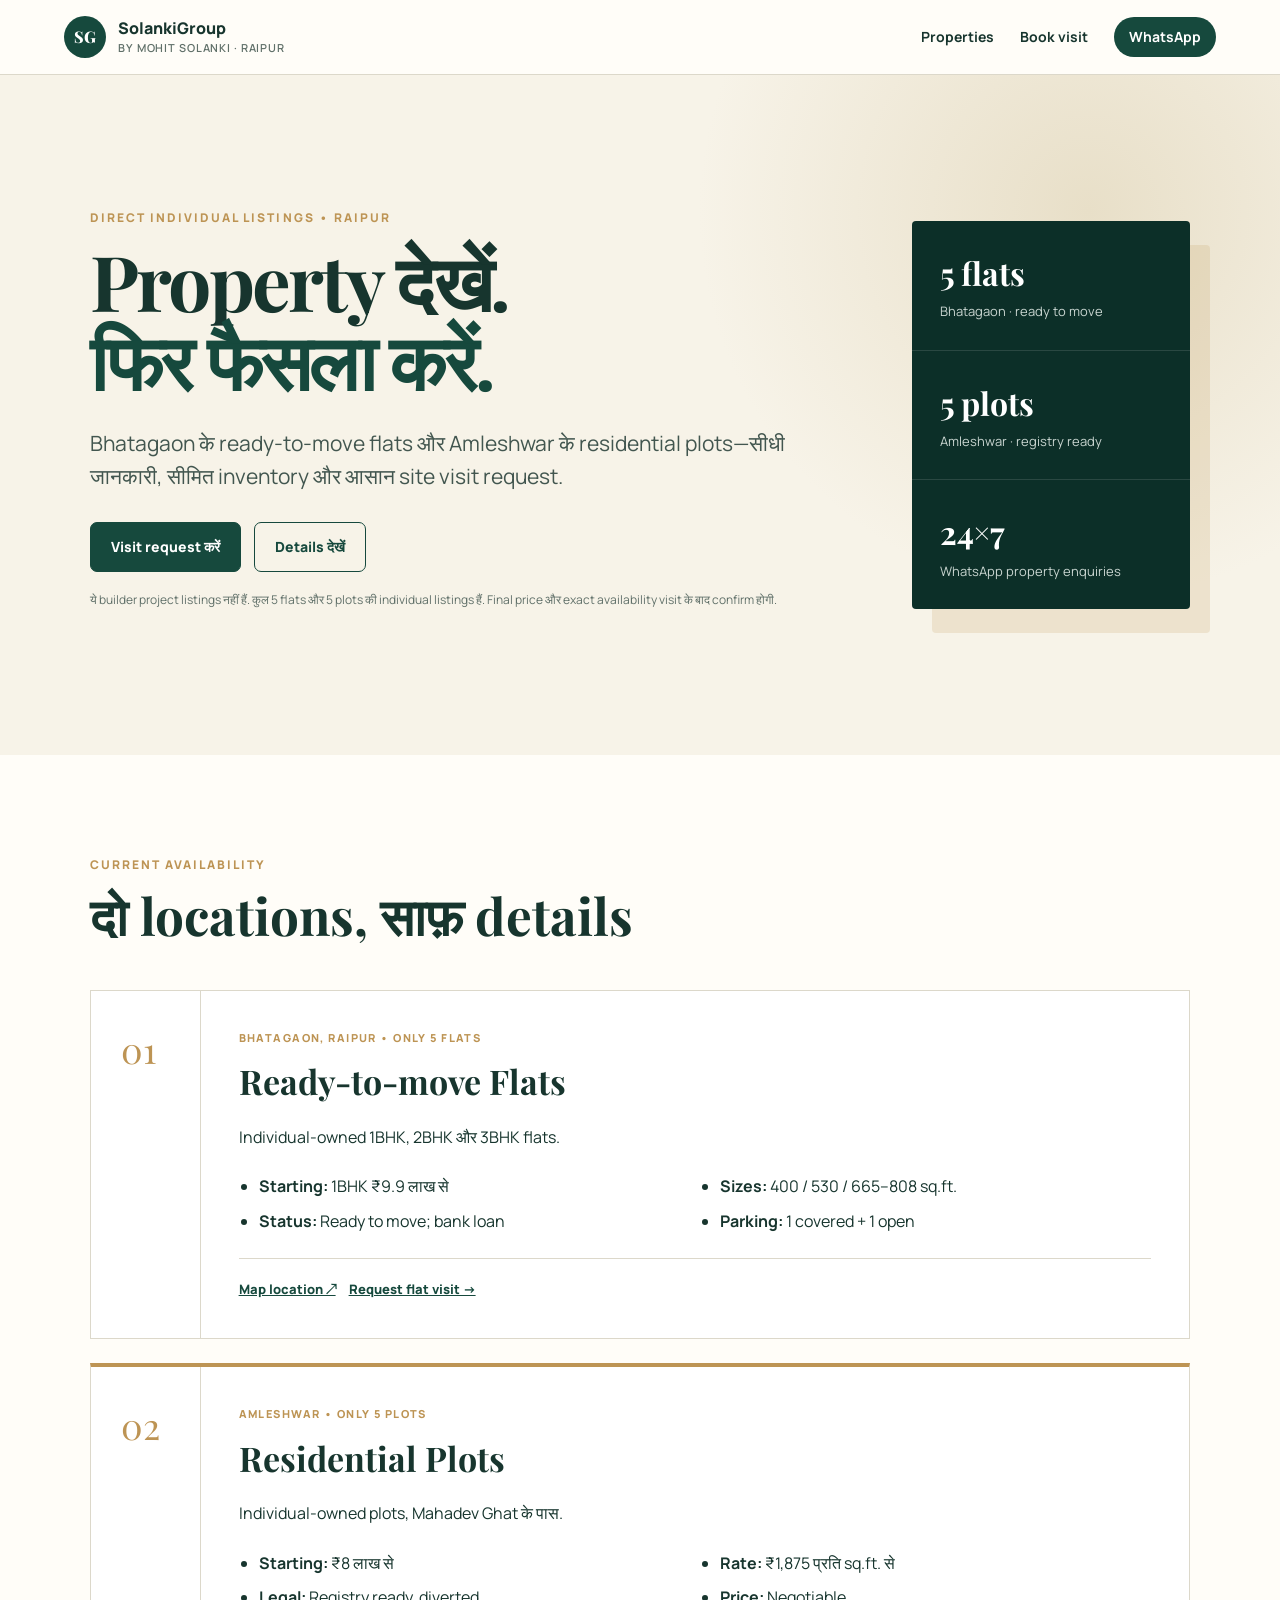
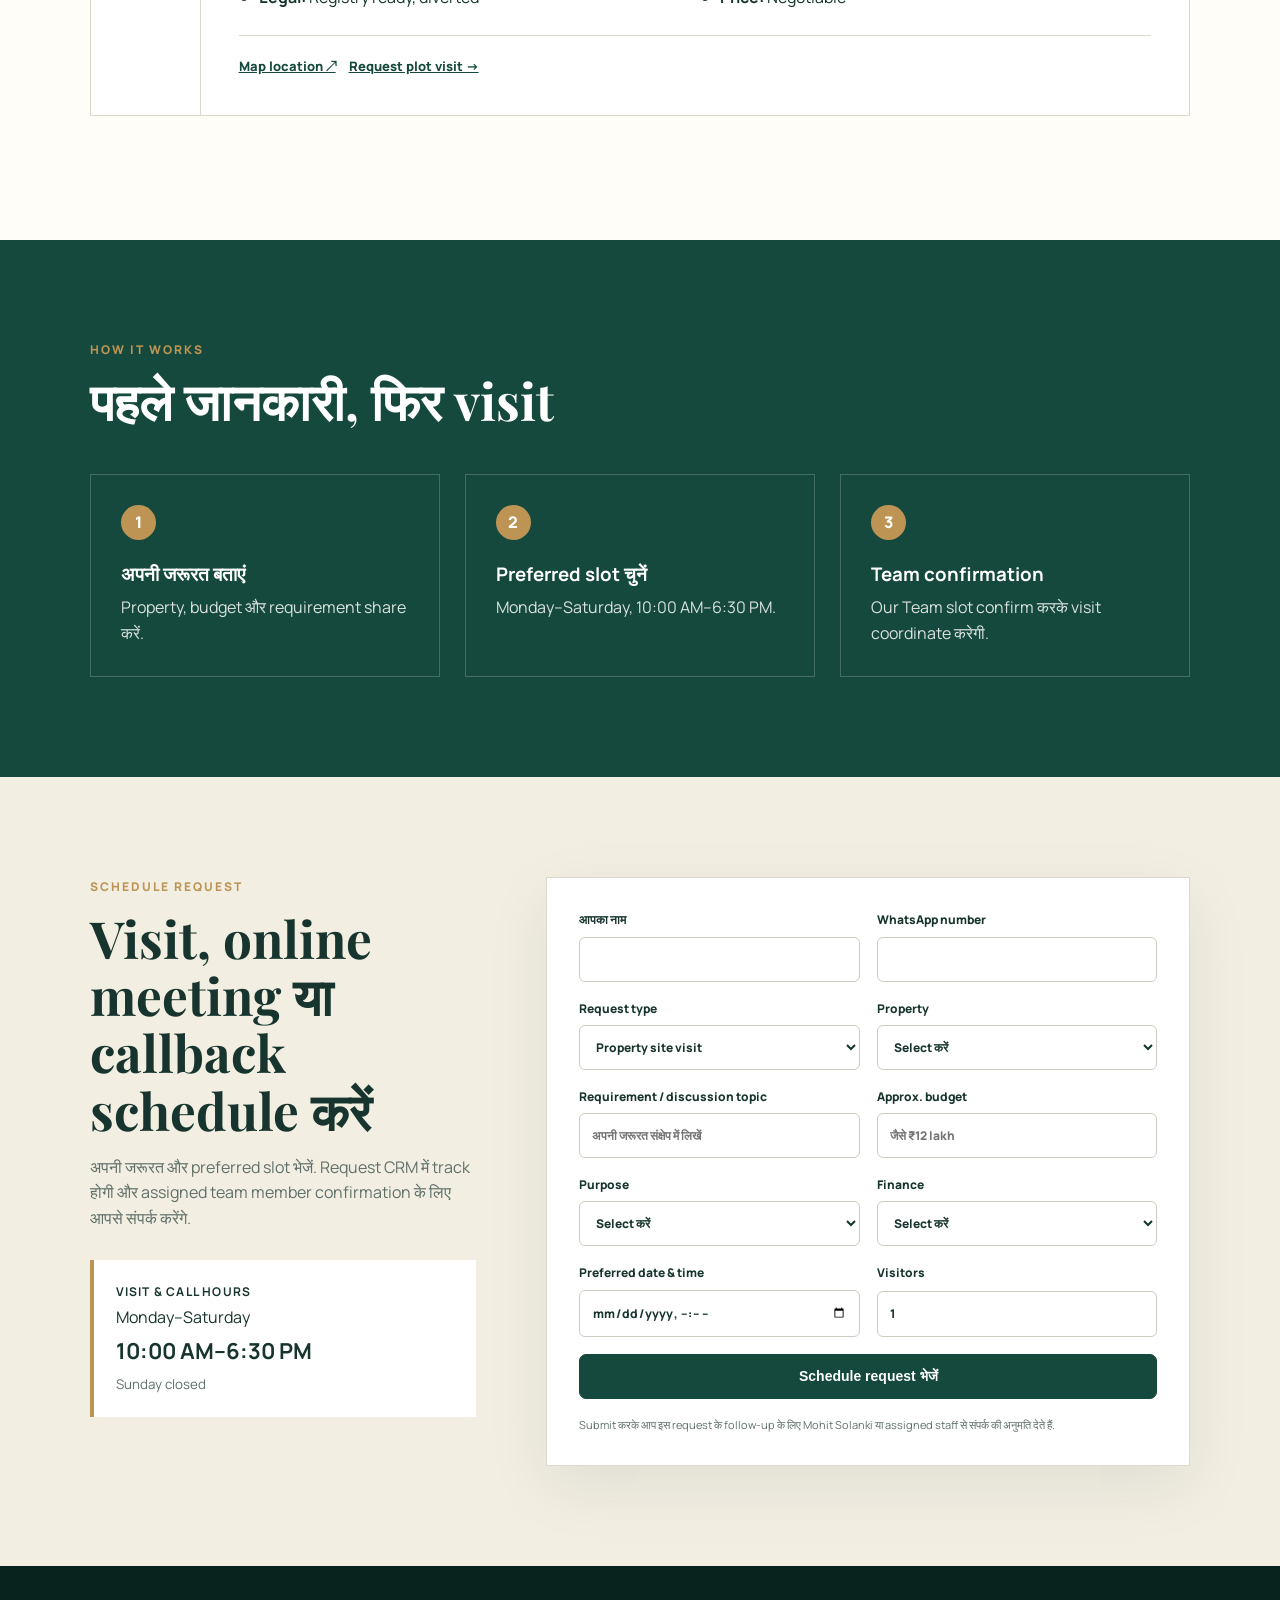
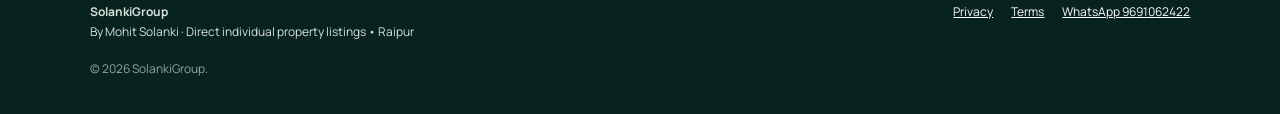
<file: index.html>
<!doctype html>
<html lang="hi">
  <head>
    <meta charset="utf-8" />
    <meta name="viewport" content="width=device-width, initial-scale=1" />
    <meta
      name="description"
      content="SolankiGroup by Mohit Solanki — Raipur property visits, online architecture meetings and scheduled callbacks."
    />
    <title>SolankiGroup | Property & Architecture</title>
    <link rel="preconnect" href="https://fonts.googleapis.com" />
    <link rel="preconnect" href="https://fonts.gstatic.com" crossorigin />
    <link
      href="https://fonts.googleapis.com/css2?family=Manrope:wght@400;500;600;700;800&family=Playfair+Display:wght@700&display=swap"
      rel="stylesheet"
    />
    <link rel="stylesheet" href="styles.css" />
    <style>
      .staff-confirm {
        display: inline-block;
        margin-top: 10px;
        padding: 8px 12px;
        border-radius: 5px;
        background: #176b45;
        color: #fff;
        font-weight: 800;
        text-decoration: none;
      }
    </style>
  </head>
  <body>
    <header class="topbar">
      <a class="brand" href="#home"
        ><span class="brand-mark">SG</span
        ><span>SolankiGroup<small>By Mohit Solanki · Raipur</small></span></a
      >
      <nav>
        <a href="#properties">Properties</a><a href="#visit">Book visit</a
        ><a
          class="nav-cta"
          href="https://wa.me/919691062422?text=Namaste%2C%20mujhe%20property%20details%20chahiye."
          target="_blank"
          rel="noopener"
          >WhatsApp</a
        >
      </nav>
    </header>
    <main>
      <section class="hero" id="home">
        <div class="hero-copy">
          <p class="eyebrow">DIRECT INDIVIDUAL LISTINGS • RAIPUR</p>
          <h1>Property देखें.<br /><em>फिर फैसला करें.</em></h1>
          <p class="lead">
            Bhatagaon के ready-to-move flats और Amleshwar के residential plots—सीधी जानकारी, सीमित
            inventory और आसान site visit request.
          </p>
          <div class="actions">
            <a class="btn primary" href="#visit">Visit request करें</a
            ><a class="btn secondary" href="#properties">Details देखें</a>
          </div>
          <p class="fineprint">
            ये builder project listings नहीं हैं. कुल 5 flats और 5 plots की individual listings हैं.
            Final price और exact availability visit के बाद confirm होगी.
          </p>
        </div>
        <div class="hero-card">
          <div><strong>5 flats</strong><span>Bhatagaon · ready to move</span></div>
          <div><strong>5 plots</strong><span>Amleshwar · registry ready</span></div>
          <div><strong>24×7</strong><span>WhatsApp property enquiries</span></div>
        </div>
      </section>
      <section class="properties" id="properties">
        <div class="section-head">
          <p class="eyebrow">CURRENT AVAILABILITY</p>
          <h2>दो locations, साफ़ details</h2>
        </div>
        <article class="property-card">
          <div class="property-index">01</div>
          <div class="property-content">
            <p class="location">BHATAGAON, RAIPUR • ONLY 5 FLATS</p>
            <h3>Ready-to-move Flats</h3>
            <p>Individual-owned 1BHK, 2BHK और 3BHK flats.</p>
            <ul>
              <li><b>Starting:</b> 1BHK ₹9.9 लाख से</li>
              <li><b>Sizes:</b> 400 / 530 / 665–808 sq.ft.</li>
              <li><b>Status:</b> Ready to move; bank loan</li>
              <li><b>Parking:</b> 1 covered + 1 open</li>
            </ul>
            <div class="card-actions">
              <a href="https://maps.app.goo.gl/QeDPmbqixXpA8thv7" target="_blank" rel="noopener"
                >Map location ↗</a
              ><a href="#visit" data-property="property-bhatagaon">Request flat visit →</a>
            </div>
          </div>
        </article>
        <article class="property-card accent">
          <div class="property-index">02</div>
          <div class="property-content">
            <p class="location">AMLESHWAR • ONLY 5 PLOTS</p>
            <h3>Residential Plots</h3>
            <p>Individual-owned plots, Mahadev Ghat के पास.</p>
            <ul>
              <li><b>Starting:</b> ₹8 लाख से</li>
              <li><b>Rate:</b> ₹1,875 प्रति sq.ft. से</li>
              <li><b>Legal:</b> Registry ready, diverted</li>
              <li><b>Price:</b> Negotiable</li>
            </ul>
            <div class="card-actions">
              <a href="https://maps.app.goo.gl/VsrnzoVqdcRHxfj5A" target="_blank" rel="noopener"
                >Map location ↗</a
              ><a href="#visit" data-property="property-amleshwar">Request plot visit →</a>
            </div>
          </div>
        </article>
      </section>
      <section class="process">
        <div class="section-head">
          <p class="eyebrow">HOW IT WORKS</p>
          <h2>पहले जानकारी, फिर visit</h2>
        </div>
        <div class="steps">
          <div>
            <span>1</span>
            <h3>अपनी जरूरत बताएं</h3>
            <p>Property, budget और requirement share करें.</p>
          </div>
          <div>
            <span>2</span>
            <h3>Preferred slot चुनें</h3>
            <p>Monday–Saturday, 10:00 AM–6:30 PM.</p>
          </div>
          <div>
            <span>3</span>
            <h3>Team confirmation</h3>
            <p>Our Team slot confirm करके visit coordinate करेगी.</p>
          </div>
        </div>
      </section>
      <section class="visit-section" id="visit">
        <div class="visit-intro">
          <p class="eyebrow">SCHEDULE REQUEST</p>
          <h2>Visit, online meeting या callback schedule करें</h2>
          <p>
            अपनी जरूरत और preferred slot भेजें. Request CRM में track होगी और assigned team member
            confirmation के लिए आपसे संपर्क करेंगे.
          </p>
          <div class="hours">
            <b>Visit & call hours</b><span>Monday–Saturday</span><strong>10:00 AM–6:30 PM</strong
            ><small>Sunday closed</small>
          </div>
        </div>
        <form id="visit-form" class="visit-form">
          <label>आपका नाम<input name="name" required minlength="2" autocomplete="name" /></label
          ><label
            >WhatsApp number<input
              name="phone"
              required
              inputmode="tel"
              autocomplete="tel"
              pattern="[0-9 +()-]{10,16}" /></label
          ><label
            >Request type<select name="requestType" required>
              <option value="site-visit">Property site visit</option>
              <option value="architecture-meeting">Online architecture meeting</option>
              <option value="callback">Scheduled callback</option>
            </select></label
          ><label
            id="property-field">Property<select name="propertyId" required>
              <option value="">Select करें</option>
              <option value="property-bhatagaon">Bhatagaon Flats</option>
              <option value="property-amleshwar">Amleshwar Plots</option>
            </select></label
          ><label>Requirement / discussion topic<input name="requirement" placeholder="अपनी जरूरत संक्षेप में लिखें" /></label
          ><label id="budget-field">Approx. budget<input name="budget" placeholder="जैसे ₹12 lakh" /></label
          ><label id="purpose-field"
            >Purpose<select name="purpose">
              <option value="">Select करें</option>
              <option>Self-use</option>
              <option>Investment</option>
            </select></label
          ><label id="finance-field"
            >Finance<select name="finance">
              <option value="">Select करें</option>
              <option>Loan चाहिए</option>
              <option>Self-funded</option>
              <option>अभी तय नहीं</option>
            </select></label
          ><label
            >Preferred date & time<input name="preferredAt" type="datetime-local" required /></label
          ><label id="visitors-field">Visitors<input name="visitors" type="number" min="1" max="10" value="1" /></label
          ><label class="trap" aria-hidden="true"
            >Website<input name="website" tabindex="-1" autocomplete="off" /></label
          ><button class="btn primary" type="submit">Schedule request भेजें</button>
          <p class="form-note">
            Submit करके आप इस request के follow-up के लिए Mohit Solanki या assigned staff से संपर्क
            की अनुमति देते हैं.
          </p>
          <div id="form-status" class="form-status" role="status" aria-live="polite"></div>
        </form>
      </section>
    </main>
    <footer>
      <div>
        <strong>SolankiGroup</strong><span>By Mohit Solanki · Direct individual property listings • Raipur</span>
      </div>
      <div class="footer-links">
        <a href="privacy.html">Privacy</a><a href="terms.html">Terms</a
        ><a href="https://wa.me/919691062422" target="_blank" rel="noopener">WhatsApp 9691062422</a>
      </div>
      <p>© 2026 SolankiGroup.</p>
    </footer>
    <script>
      const form = document.querySelector("#visit-form"),
        statusBox = document.querySelector("#form-status"),
        dateInput = form.elements.preferredAt;
      const now = new Date(Date.now() + 30 * 60 * 1000);
      now.setMinutes(Math.ceil(now.getMinutes() / 15) * 15, 0, 0);
      dateInput.min = new Date(now.getTime() - now.getTimezoneOffset() * 60000)
        .toISOString()
        .slice(0, 16);
      document.querySelectorAll("[data-property]").forEach((link) =>
        link.addEventListener("click", () => {
          form.elements.requestType.value = "site-visit";
          form.elements.propertyId.value = link.dataset.property;
          updateRequestFields();
        }),
      );
      function updateRequestFields() {
        const isVisit = form.elements.requestType.value === "site-visit";
        ["property-field", "budget-field", "purpose-field", "finance-field", "visitors-field"].forEach(
          (id) => {
            document.querySelector(`#${id}`).hidden = !isVisit;
          },
        );
        form.elements.propertyId.required = isVisit;
        if (!isVisit) form.elements.propertyId.value = "";
      }
      form.elements.requestType.addEventListener("change", updateRequestFields);
      updateRequestFields();
      form.addEventListener("submit", async (event) => {
        event.preventDefault();
        const button = form.querySelector("button");
        button.disabled = true;
        button.textContent = "Request save हो रही है…";
        statusBox.className = "form-status";
        statusBox.textContent = "";
        try {
          const payload = Object.fromEntries(new FormData(form));
          payload.preferredAt = new Date(payload.preferredAt).toISOString();
          const response = await fetch(
            "https://mohit-property-crm-raipur.mohitsolanki.chatgpt.site/api/public/visit-request",
            {
              method: "POST",
              headers: { "content-type": "application/json" },
              body: JSON.stringify(payload),
            },
          );
          const data = await response.json();
          if (!response.ok) throw new Error(data.error || "Request save नहीं हुई.");
          statusBox.className = "form-status success";
          statusBox.replaceChildren();
          const heading = document.createElement('strong');
          heading.textContent = 'Schedule request received and tracking started.';
          statusBox.append(heading, document.createElement('br'), `Request ID: ${data.requestId}. Our Team आपके दिए गए number पर slot confirm करेगी.`);
          form.reset();
          updateRequestFields();
        } catch (error) {
          statusBox.className = "form-status error";
          statusBox.textContent =
            error.message + " जरूरत हो तो WhatsApp 9691062422 पर message करें.";
        } finally {
          button.disabled = false;
          button.textContent = "Schedule request भेजें";
        }
      });
    </script>
  </body>
</html>
</file>
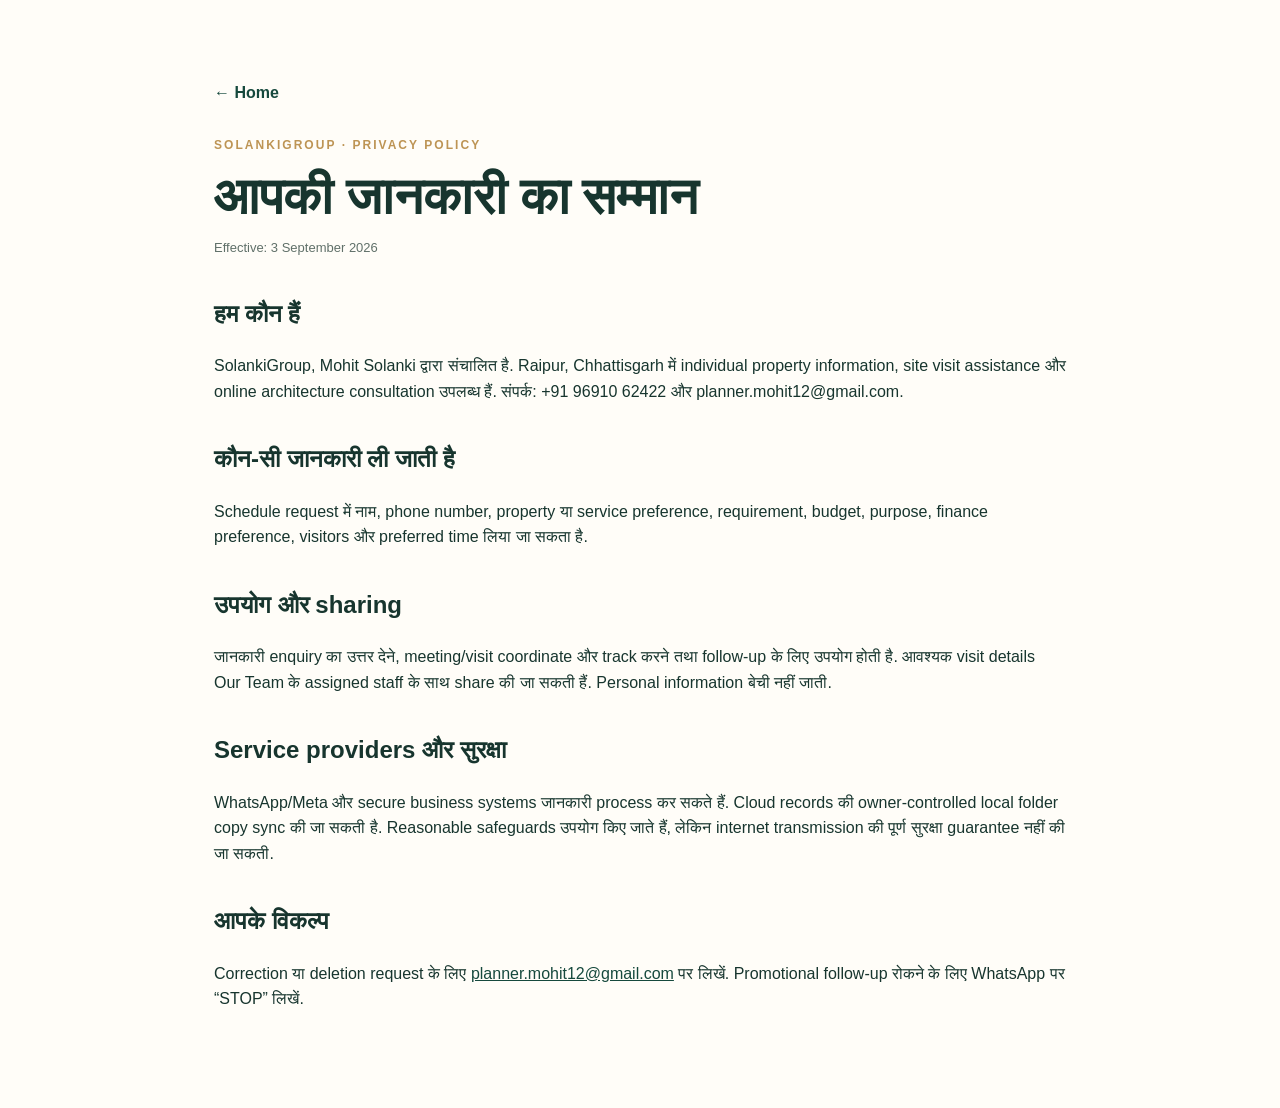
<file: privacy.html>
<!doctype html>
<html lang="hi">
<head><meta charset="utf-8"><meta name="viewport" content="width=device-width,initial-scale=1"><title>Privacy | SolankiGroup</title><link rel="stylesheet" href="styles.css"></head>
<body><main class="legal"><a class="back" href="index.html">← Home</a><p class="eyebrow">SOLANKIGROUP · PRIVACY POLICY</p><h1>आपकी जानकारी का सम्मान</h1><p class="updated">Effective: 3 September 2026</p><h2>हम कौन हैं</h2><p>SolankiGroup, Mohit Solanki द्वारा संचालित है. Raipur, Chhattisgarh में individual property information, site visit assistance और online architecture consultation उपलब्ध हैं. संपर्क: +91 96910 62422 और planner.mohit12@gmail.com.</p><h2>कौन-सी जानकारी ली जाती है</h2><p>Schedule request में नाम, phone number, property या service preference, requirement, budget, purpose, finance preference, visitors और preferred time लिया जा सकता है.</p><h2>उपयोग और sharing</h2><p>जानकारी enquiry का उत्तर देने, meeting/visit coordinate और track करने तथा follow-up के लिए उपयोग होती है. आवश्यक visit details Our Team के assigned staff के साथ share की जा सकती हैं. Personal information बेची नहीं जाती.</p><h2>Service providers और सुरक्षा</h2><p>WhatsApp/Meta और secure business systems जानकारी process कर सकते हैं. Cloud records की owner-controlled local folder copy sync की जा सकती है. Reasonable safeguards उपयोग किए जाते हैं, लेकिन internet transmission की पूर्ण सुरक्षा guarantee नहीं की जा सकती.</p><h2>आपके विकल्प</h2><p>Correction या deletion request के लिए <a href="mailto:planner.mohit12@gmail.com">planner.mohit12@gmail.com</a> पर लिखें. Promotional follow-up रोकने के लिए WhatsApp पर “STOP” लिखें.</p></main></body>
</html>
</file>
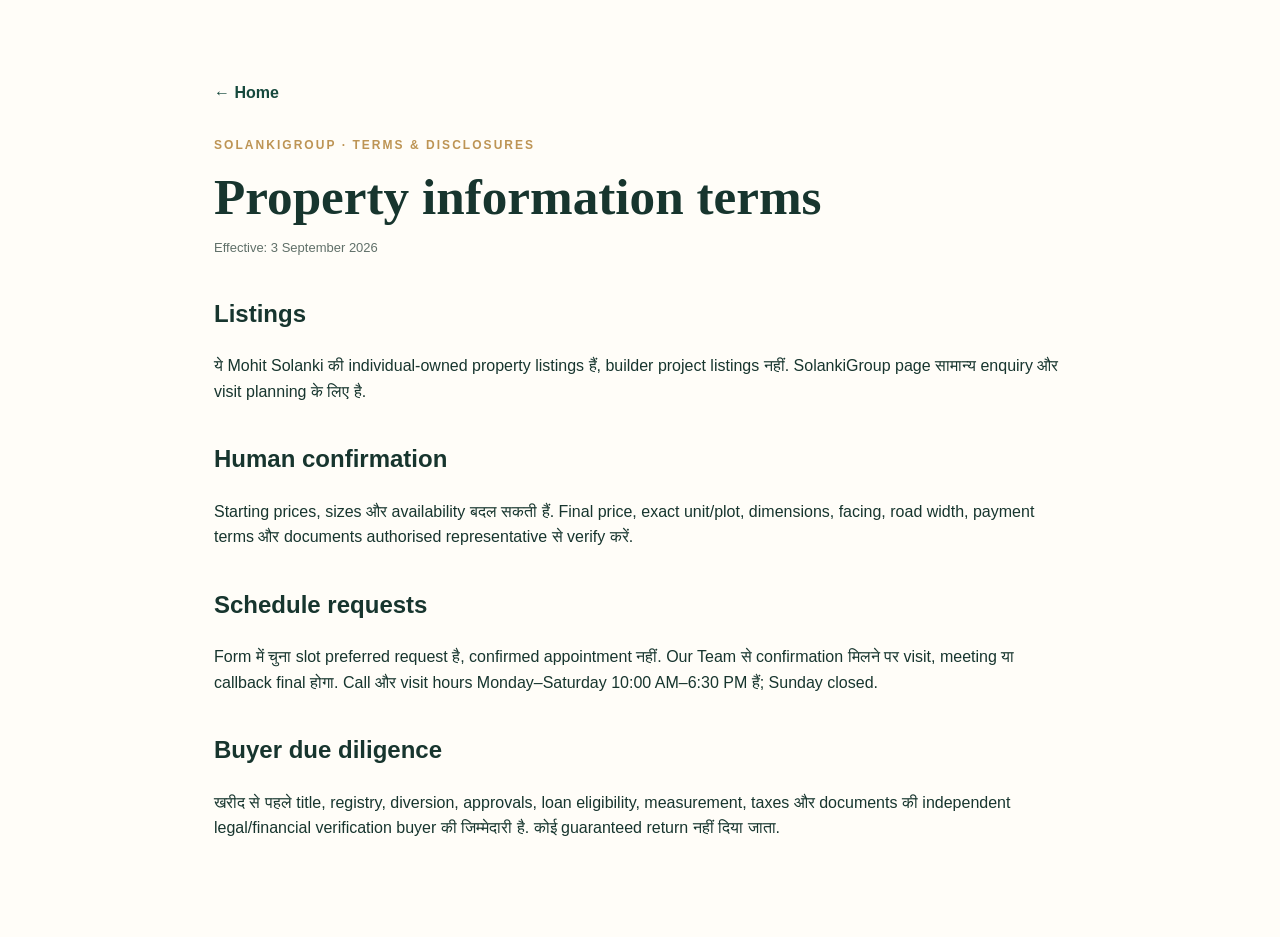
<file: terms.html>
<!doctype html>
<html lang="hi">
<head><meta charset="utf-8"><meta name="viewport" content="width=device-width,initial-scale=1"><title>Terms | SolankiGroup</title><link rel="stylesheet" href="styles.css"></head>
<body><main class="legal"><a class="back" href="index.html">← Home</a><p class="eyebrow">SOLANKIGROUP · TERMS & DISCLOSURES</p><h1>Property information terms</h1><p class="updated">Effective: 3 September 2026</p><h2>Listings</h2><p>ये Mohit Solanki की individual-owned property listings हैं, builder project listings नहीं. SolankiGroup page सामान्य enquiry और visit planning के लिए है.</p><h2>Human confirmation</h2><p>Starting prices, sizes और availability बदल सकती हैं. Final price, exact unit/plot, dimensions, facing, road width, payment terms और documents authorised representative से verify करें.</p><h2>Schedule requests</h2><p>Form में चुना slot preferred request है, confirmed appointment नहीं. Our Team से confirmation मिलने पर visit, meeting या callback final होगा. Call और visit hours Monday–Saturday 10:00 AM–6:30 PM हैं; Sunday closed.</p><h2>Buyer due diligence</h2><p>खरीद से पहले title, registry, diversion, approvals, loan eligibility, measurement, taxes और documents की independent legal/financial verification buyer की जिम्मेदारी है. कोई guaranteed return नहीं दिया जाता.</p></main></body>
</html>
</file>
<file: styles.css>
:root{--ink:#17352e;--forest:#16493d;--deep:#0c2f28;--cream:#f7f3e8;--paper:#fffdf8;--gold:#bd9454;--muted:#607069;--line:#dcd8ca}
*{box-sizing:border-box}html{scroll-behavior:smooth}body{margin:0;background:var(--paper);color:var(--ink);font-family:Manrope,Arial,sans-serif;line-height:1.6}
.topbar{position:sticky;top:0;z-index:10;display:flex;align-items:center;justify-content:space-between;padding:16px clamp(20px,5vw,72px);background:rgba(255,253,248,.94);border-bottom:1px solid var(--line);backdrop-filter:blur(12px)}
.brand{display:flex;align-items:center;gap:12px;color:var(--ink);text-decoration:none;font-weight:800;line-height:1.15}.brand small{display:block;margin-top:4px;color:var(--muted);font-size:11px;font-weight:600;letter-spacing:.08em;text-transform:uppercase}.brand-mark{display:grid;place-items:center;width:42px;height:42px;border-radius:50%;background:var(--forest);color:white;font-family:"Playfair Display",serif}.topbar nav{display:flex;align-items:center;gap:26px}.topbar nav a{color:var(--ink);font-size:14px;font-weight:700;text-decoration:none}.topbar .nav-cta{padding:9px 15px;border-radius:999px;background:var(--forest);color:white}
.hero{display:grid;grid-template-columns:minmax(0,1.45fr) minmax(270px,.55fr);gap:clamp(35px,7vw,110px);align-items:center;min-height:680px;padding:90px clamp(20px,7vw,110px);background:radial-gradient(circle at 85% 20%,#e8dfc8 0,transparent 32%),var(--cream)}.eyebrow{margin:0 0 13px;color:var(--gold);font-size:12px;font-weight:800;letter-spacing:.17em}.hero h1{max-width:850px;margin:0;font-family:"Playfair Display",Georgia,serif;font-size:clamp(43px,6vw,79px);line-height:1.03;letter-spacing:-.035em}.hero h1 em{color:var(--forest);font-style:normal}.lead{max-width:720px;margin:28px 0;color:#42564f;font-size:clamp(17px,2vw,21px)}.actions,.card-actions{display:flex;flex-wrap:wrap;gap:13px}.btn{display:inline-block;padding:13px 20px;border:1px solid var(--forest);border-radius:7px;font-size:14px;font-weight:800;text-decoration:none}.btn.primary{background:var(--forest);color:white}.btn.secondary{color:var(--forest)}.fineprint{max-width:700px;margin-top:18px;color:var(--muted);font-size:12px}.hero-card{overflow:hidden;border-radius:4px;background:var(--deep);box-shadow:20px 24px 0 rgba(189,148,84,.18);color:white}.hero-card div{padding:26px 28px;border-bottom:1px solid rgba(255,255,255,.12)}.hero-card div:last-child{border:0}.hero-card strong{display:block;font-family:"Playfair Display",serif;font-size:32px}.hero-card span{color:#c9d5d0;font-size:13px}
.properties,.process,.visit-section{padding:100px clamp(20px,7vw,110px)}.section-head{margin-bottom:45px}.section-head h2,.visit-intro h2,.legal h1{margin:0;font-family:"Playfair Display",serif;font-size:clamp(34px,4vw,54px);line-height:1.12}.property-card{display:grid;grid-template-columns:110px 1fr;margin-bottom:24px;border:1px solid var(--line);background:white}.property-index{padding:30px;border-right:1px solid var(--line);color:var(--gold);font-family:"Playfair Display",serif;font-size:36px}.property-content{padding:38px}.property-content .location{margin:0 0 8px;color:var(--gold);font-size:11px;font-weight:800;letter-spacing:.13em}.property-content h3{margin:0;font-family:"Playfair Display",serif;font-size:34px}.property-content ul{display:grid;grid-template-columns:repeat(2,minmax(0,1fr));gap:9px 30px;margin:24px 0;padding-left:20px}.card-actions{padding-top:20px;border-top:1px solid var(--line)}.card-actions a{color:var(--forest);font-size:13px;font-weight:800}.accent{border-top:4px solid var(--gold)}
.process{background:var(--forest);color:white}.process .section-head h2{color:white}.steps{display:grid;grid-template-columns:repeat(3,1fr);gap:25px}.steps div{padding:30px;border:1px solid rgba(255,255,255,.2)}.steps span{display:grid;place-items:center;width:35px;height:35px;border-radius:50%;background:var(--gold);font-weight:800}.steps h3{margin:20px 0 5px}.steps p{margin:0;color:#d9e2df}
.visit-section{display:grid;grid-template-columns:.75fr 1.25fr;gap:70px;background:#f2eee2}.visit-intro>p:not(.eyebrow){color:var(--muted)}.hours{display:grid;gap:4px;margin-top:28px;padding:22px;border-left:4px solid var(--gold);background:white}.hours b{font-size:12px;text-transform:uppercase;letter-spacing:.1em}.hours strong{font-size:22px}.hours small{color:var(--muted)}.visit-form{display:grid;grid-template-columns:1fr 1fr;gap:17px;padding:32px;background:white;border:1px solid var(--line);box-shadow:0 20px 60px rgba(12,47,40,.08)}.visit-form label{display:grid;gap:7px;color:var(--ink);font-size:12px;font-weight:800}.visit-form input,.visit-form select{width:100%;padding:12px;border:1px solid #cfcbbf;border-radius:6px;background:white;color:var(--ink);font:inherit}.visit-form button,.visit-form .form-note,.visit-form .form-status{grid-column:1/-1}.visit-form button{cursor:pointer}.visit-form button:disabled{opacity:.65}.form-note{margin:0;color:var(--muted);font-size:11px}.form-status{display:none;padding:13px;font-size:13px}.form-status.success,.form-status.error{display:block}.form-status.success{background:#e5f3e9;color:#15522f}.form-status.error{background:#fff0ed;color:#8a2d20}.trap{position:absolute!important;left:-9999px!important}
footer{display:grid;grid-template-columns:1fr auto;gap:18px;padding:36px clamp(20px,7vw,110px);background:#08231e;color:#d7e0dd;font-size:12px}footer strong,footer span{display:block}.footer-links{display:flex;gap:18px}.footer-links a{color:white}footer p{grid-column:1/-1;margin:0;color:#91a49d}.legal{max-width:900px;margin:0 auto;padding:80px 24px}.legal h2{margin-top:36px}.legal a{color:var(--forest)}.legal .back{display:inline-block;margin-bottom:30px;font-weight:800;text-decoration:none}.legal .updated{color:var(--muted);font-size:13px}
@media(max-width:760px){.topbar nav>a:not(.nav-cta){display:none}.hero{grid-template-columns:1fr;min-height:auto;padding-top:70px}.hero-card{box-shadow:10px 12px 0 rgba(189,148,84,.18)}.property-card{grid-template-columns:1fr}.property-index{padding:16px 24px;border-right:0;border-bottom:1px solid var(--line);font-size:25px}.property-content{padding:25px}.property-content ul,.steps,.visit-section{grid-template-columns:1fr}.visit-section{gap:28px}.visit-form{grid-template-columns:1fr;padding:22px}footer{grid-template-columns:1fr}.footer-links{flex-wrap:wrap}}
</file>
